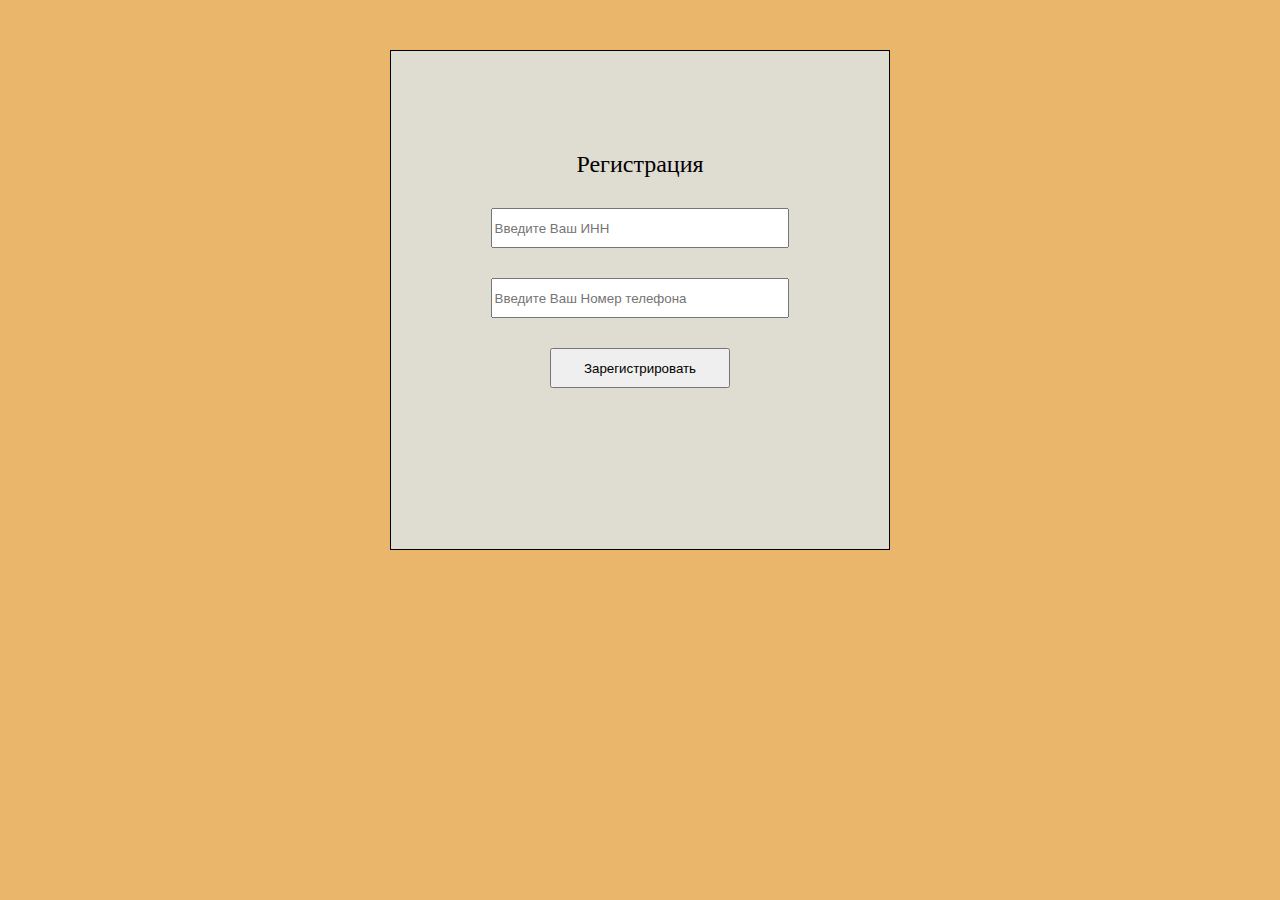
<file: HomeWork_1/MainHomeWork/index.html>
<!DOCTYPE html>
<html lang="en">
<head>
    <meta charset="UTF-8">
    <meta http-equiv="X-UA-Compatible" content="IE=edge">
    <meta name="viewport" content="width=device-width, initial-scale=1.0">
    <link rel="stylesheet" href="style.css">
    <title>HomeWork_1</title>
</head>
<body>
    <div class="registerForm">
        <label for="">Регистрация</label>
        <input type="text" class="innType" placeholder="Введите Ваш ИНН">
        <span id="notificationInn"></span>
        <input type="text" class="numberType" placeholder="Введите Ваш Номер телефона">
        <span id="notificationNum"></span>
        <button class="submitReg">Зарегистрировать</button>  
    </div>
    <script src="script.js"></script>
</body>
</html>
</file>
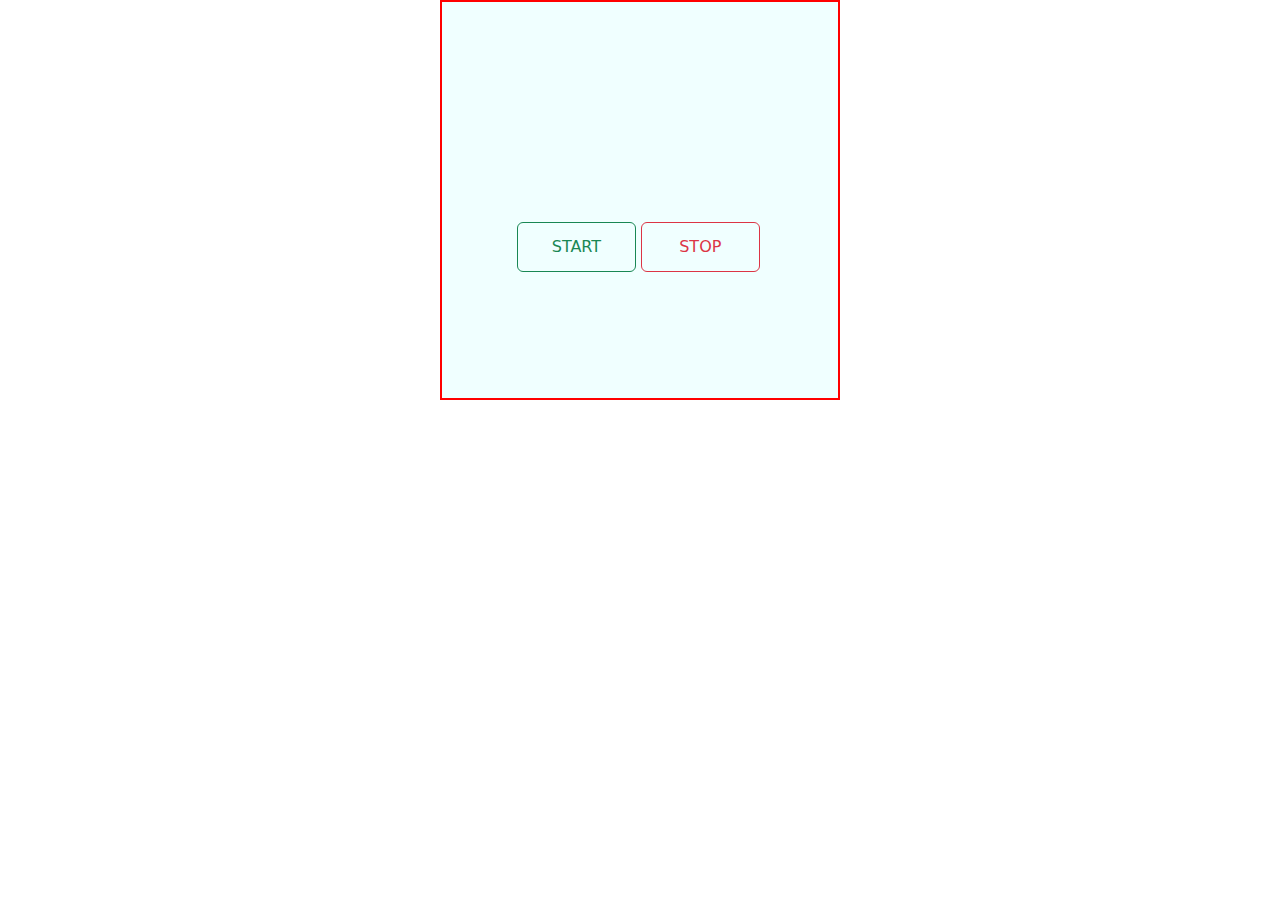
<file: HomeWork_2/HW_2/index.html>
<!DOCTYPE html>
<html lang="en">
<head>
    <meta charset="UTF-8">
    <meta http-equiv="X-UA-Compatible" content="IE=edge">
    <meta name="viewport" content="width=device-width, initial-scale=1.0">
    <link rel="stylesheet" href="style.css">
    <link rel="stylesheet" href="https://cdn.jsdelivr.net/npm/bootstrap@5.2.2/dist/css/bootstrap.min.css">
    <title>Document</title>
</head>
<body>
    <div class="main">
        <div id="result"></div>
        <button class=" start btn btn-outline-success">START</button>
        <button class=" stop btn btn-outline-danger">STOP</button>
    </div>
    

    <script src="script.js"></script>
</body>
</html>
</file>
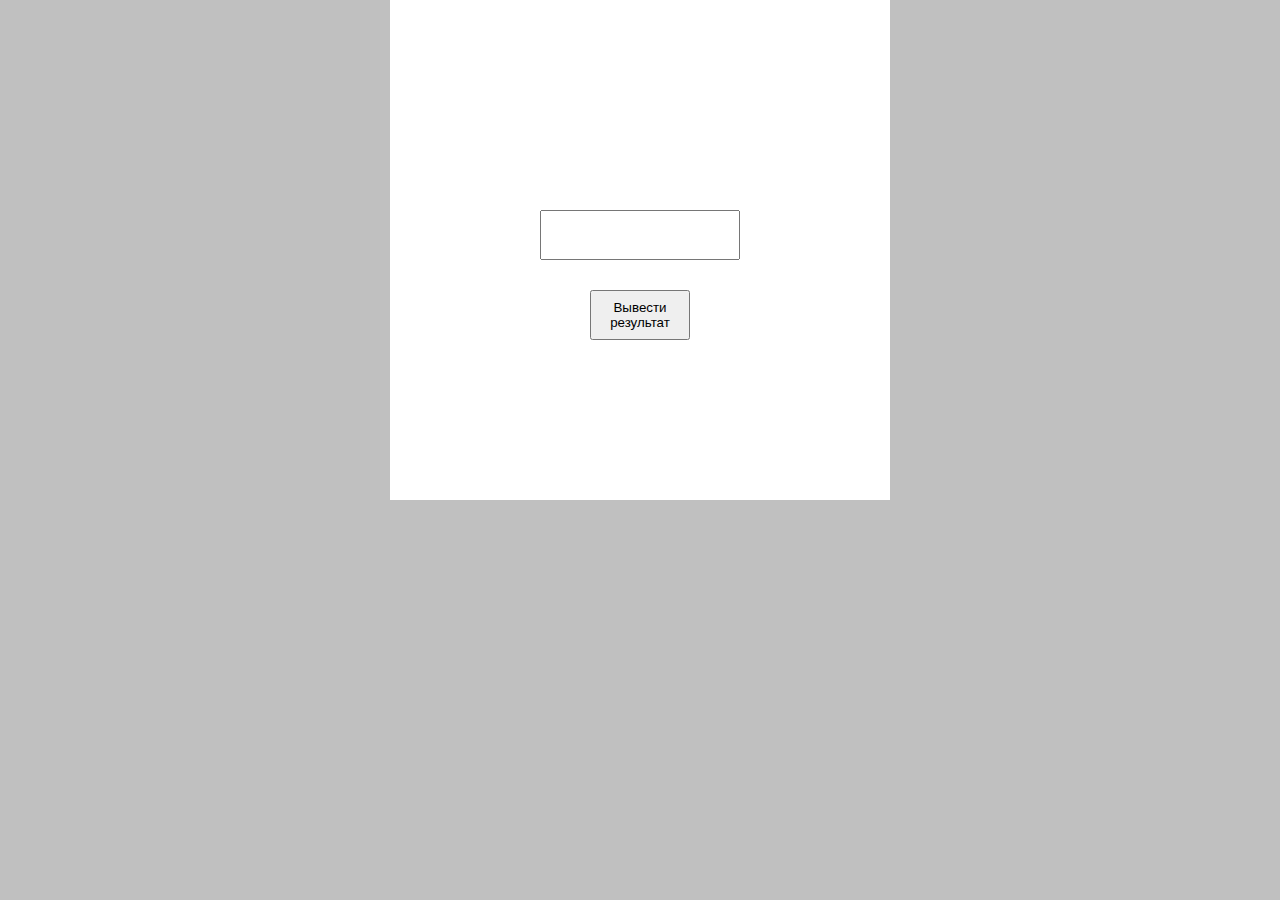
<file: HomeWork_2/HW_3/index.html>
<!DOCTYPE html>
<html lang="en">
<head>
    <meta charset="UTF-8">
    <meta http-equiv="X-UA-Compatible" content="IE=edge">
    <meta name="viewport" content="width=device-width, initial-scale=1.0">
    <link rel="stylesheet" href="style.css">
    <title>Document</title>
</head>
<body>
    <div class="block">
        <span class="result"></span>
        <input type="text" id="number">
        <button class="submit">Вывести результат</button>
        
    </div>
    <script src="script.js"></script>
</body>
</html>
</file>
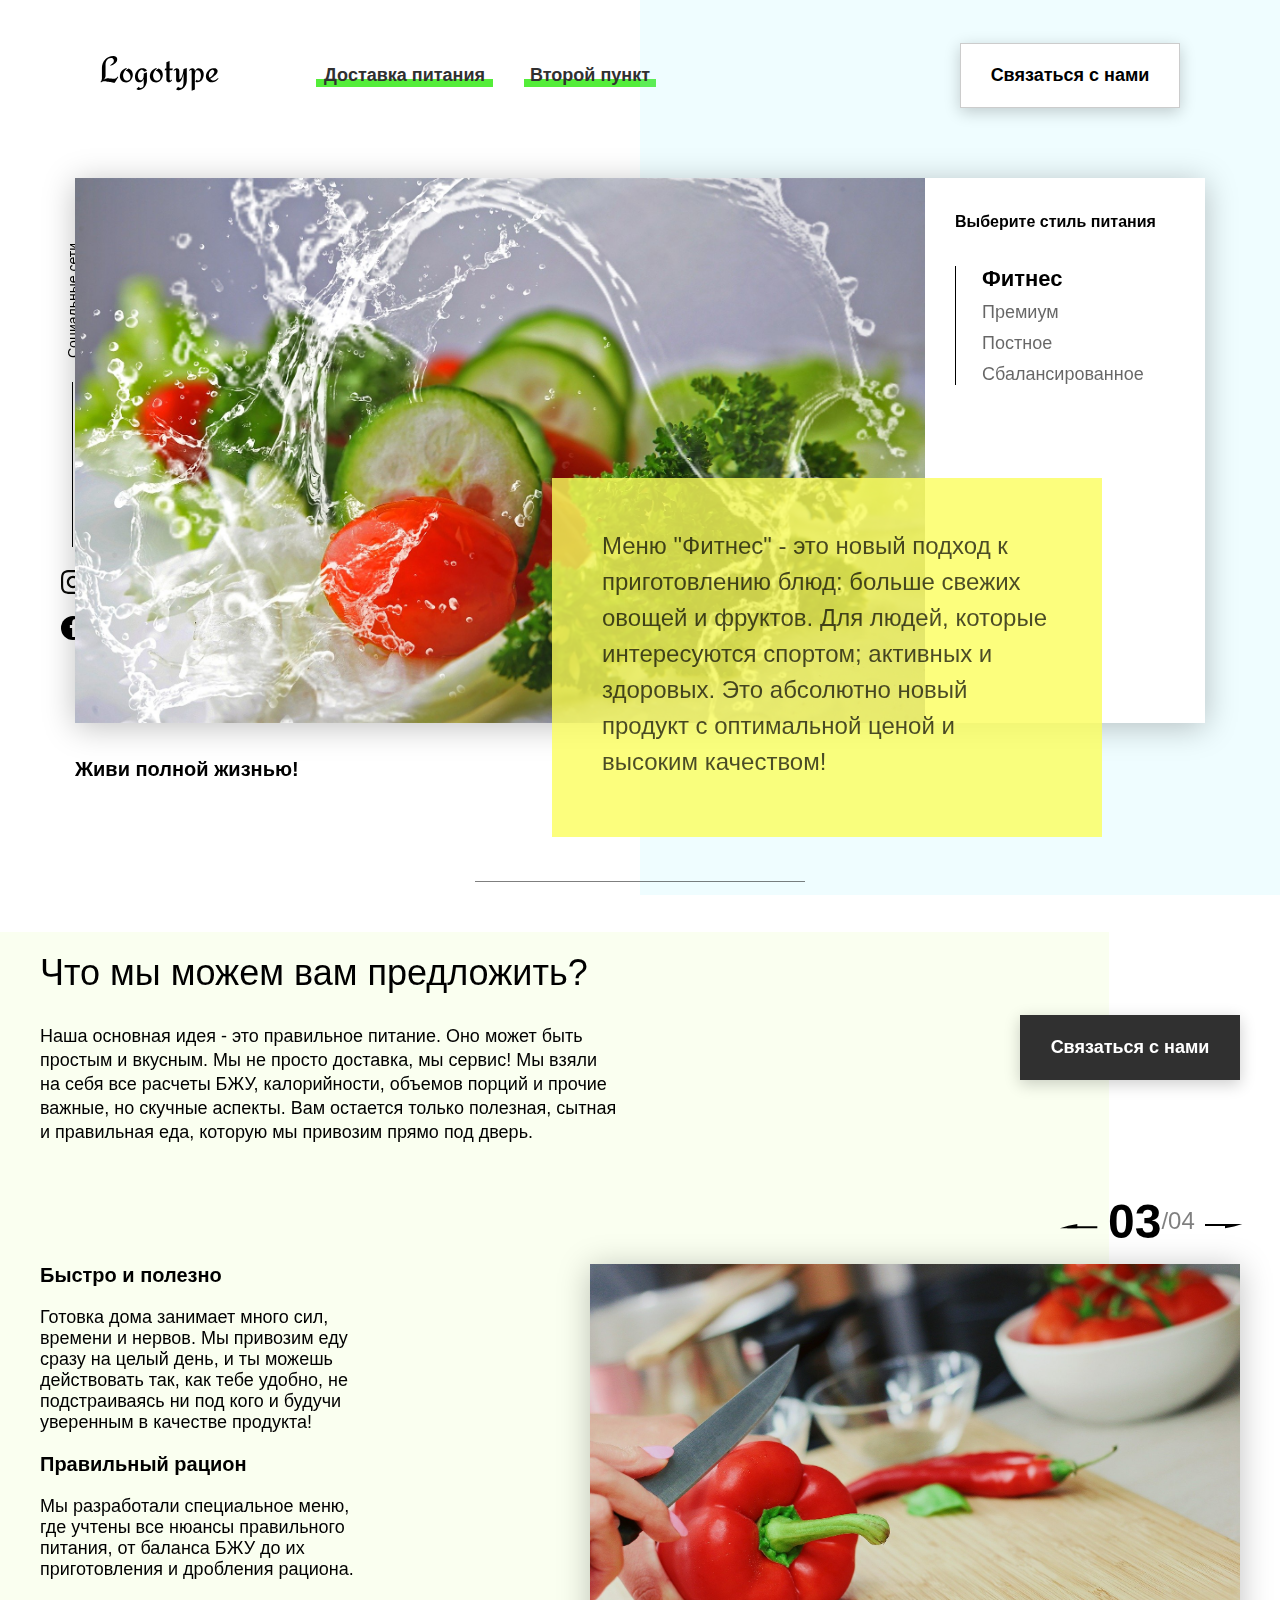
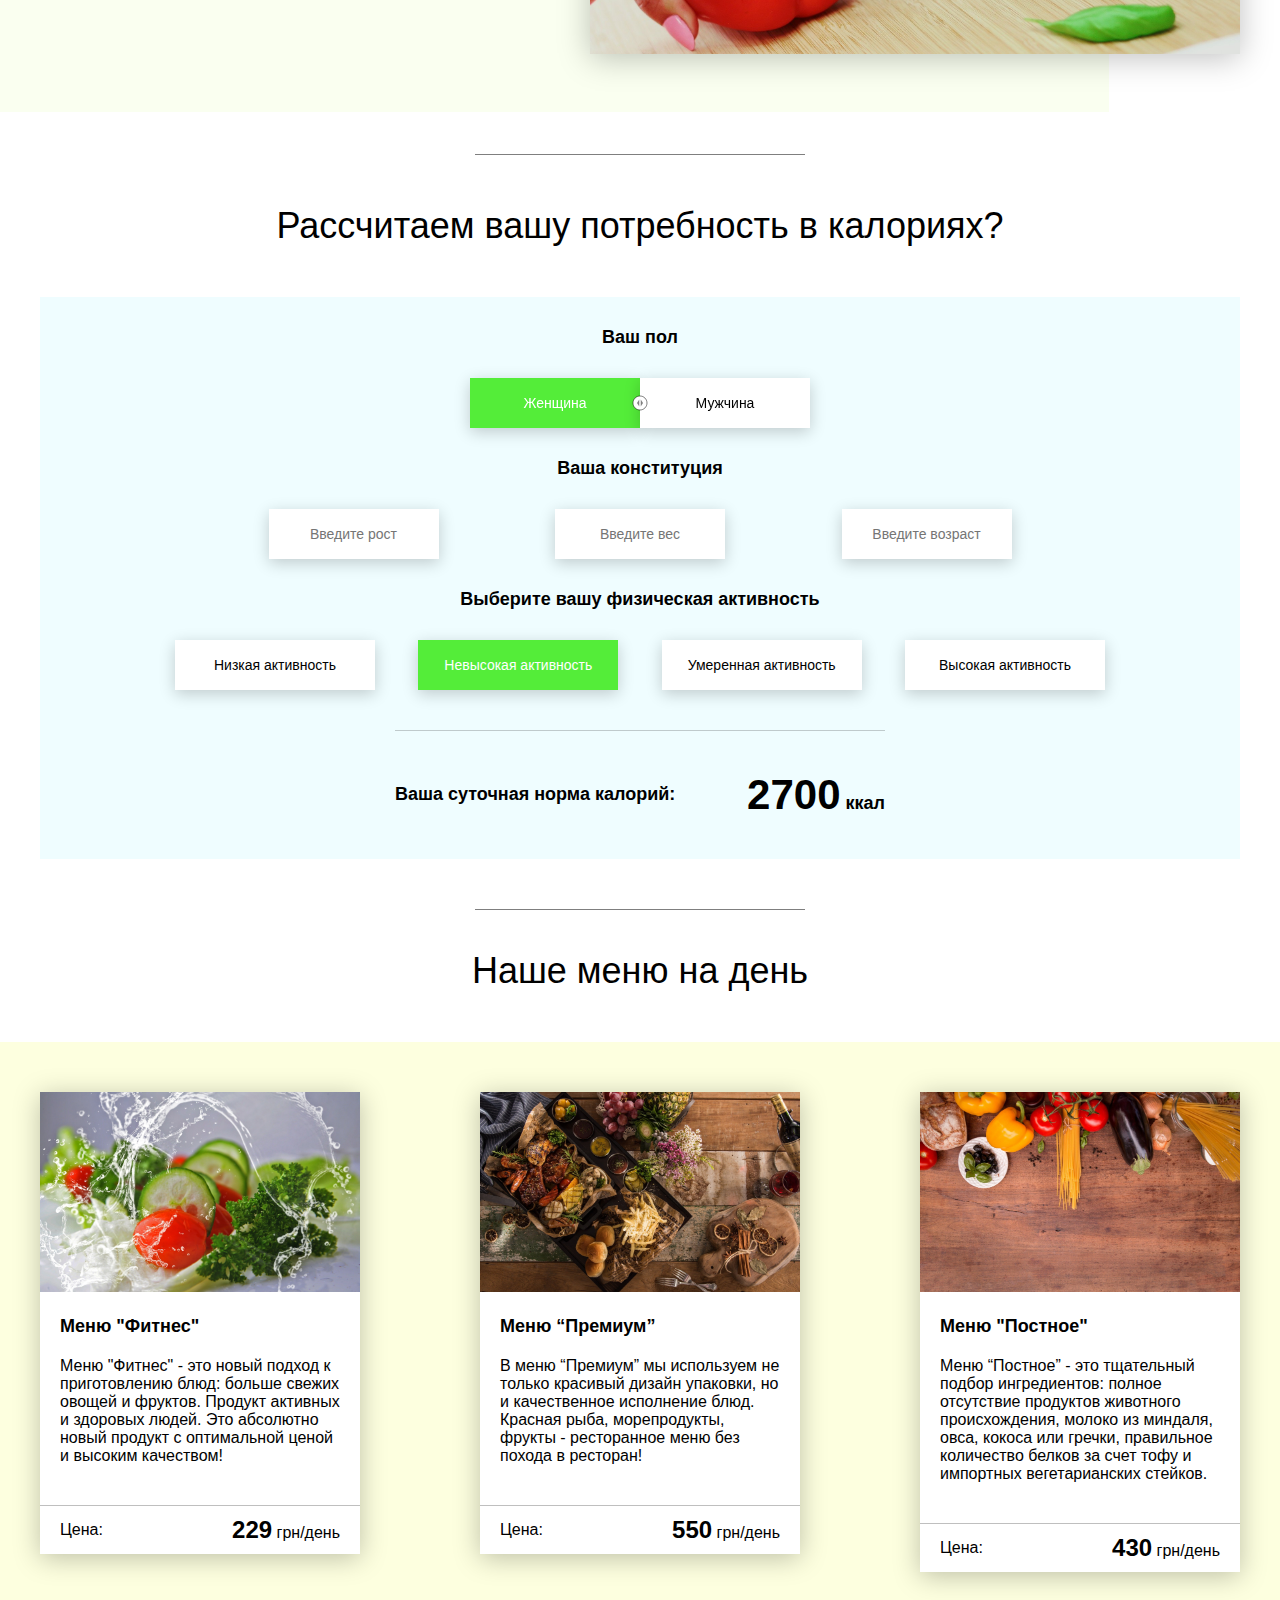
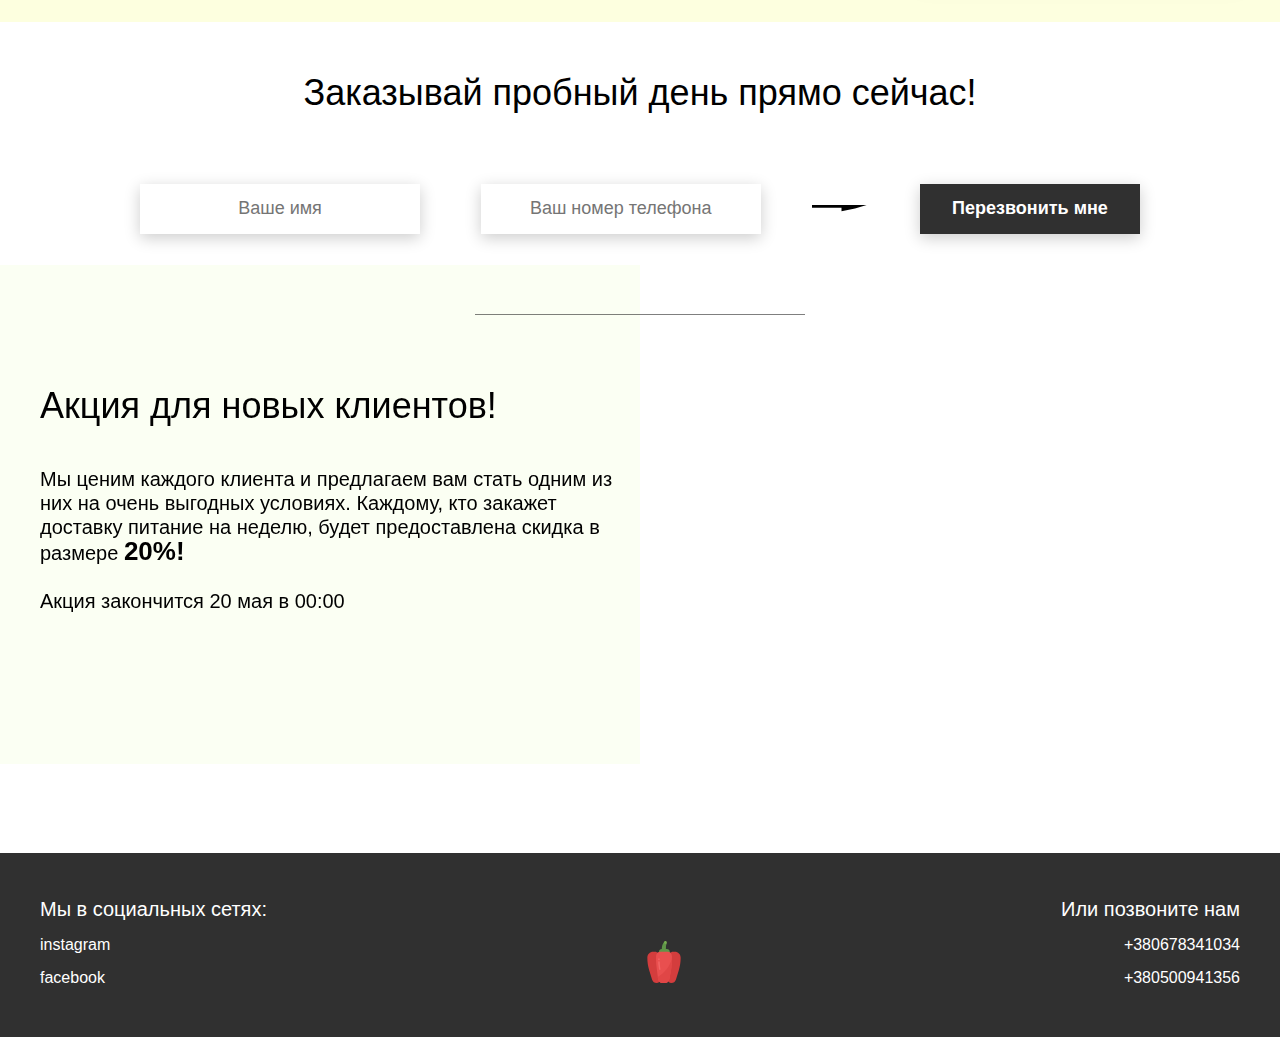
<file: HomeWork_3/Food/index.html>
<!DOCTYPE html>
<html lang="en">
<head>
    <meta charset="UTF-8">
    <meta name="viewport" content="width=device-width, initial-scale=1.0">
    <title>Food</title>
    <link rel="stylesheet" href="css/style.css">
</head>
<body>
    <header class="header">
        <div class="header__left-block">
            <div class="header__logo">
                <img src="icons/logo.svg" alt="Логотип">
            </div>
            <nav class="header__links">
                <a href="#" class="header__link">Доставка питания</a>
                <a href="#" class="header__link">Второй пункт</a>
            </nav>
        </div>
        <div class="header__right-block">
            <button id="open"  class="btn btn_white">Связаться с нами</button>
        </div>
    </header>
    <div class="sidepanel">
        <div class="sidepanel__text"><span>Социальные сети</span></div>
        <div class="sidepanel__divider"></div>
        <a href="#" class="sidepanel__icon">
            <img src="icons/instagram.svg" alt="instagram">
        </a>
        <a href="#" class="sidepanel__icon">
            <img src="icons/facebook.svg" alt="facebook">
        </a>
    </div>

    <div class="preview">
        <div class="bgc_blue"></div>
        <div class="container">
            <div class="tabcontainer">
                <div class="tabcontent">
                    <img src="img/tabs/vegy.jpg" alt="vegy">
                    <div class="tabcontent__descr">
                        Меню "Фитнес" - это новый подход к приготовлению блюд: больше свежих овощей и фруктов. Для людей, которые интересуются спортом; активных и здоровых. Это абсолютно новый продукт с оптимальной ценой и высоким качеством!
                    </div>
                </div>
              <div class="tabcontent">
                    <img src="img/tabs/elite.jpg" alt="elite">
                    <div class="tabcontent__descr">
                       Меню “Премиум” - мы используем не только красивый дизайн упаковки, но и качественное исполнение блюд. Красная рыба, морепродукты, фрукты - ресторанное меню без похода в ресторан!
                    </div>
               </div>
                <div class="tabcontent">
                   <img src="img/tabs/post.jpg" alt="post">
                    <div class="tabcontent__descr">
                        Наше специальное “Постное меню” - это тщательный подбор ингредиентов: полное отсутствие продуктов животного происхождения. Полная гармония с собой и природой в каждом элементе! Все будет Ом!
                    </div>
               </div>
              <div class="tabcontent">
                    <img src="img/tabs/hamburger.jpg" alt="vegy">
                    <div class="tabcontent__descr">
                        Меню "Сбалансированное" - это соответствие вашего рациона всем научным рекомендациям. Мы тщательно просчитываем вашу потребность в к/б/ж/у и создаем лучшие блюда для вас.-->
                    </div>
                </div> 
                <div class="tabheader">
                    <h3>Выберите стиль питания</h3>
                    <div class="tabheader__items">
                        <div class="tabheader__item tabheader__item_active">Фитнес</div>
                        <div class="tabheader__item">Премиум</div>
                        <div class="tabheader__item">Постное</div>
                        <div class="tabheader__item">Сбалансированное</div>
                    </div>
                </div>
            </div>
            <div class="preview__life">Живи полной жизнью!</div>
        </div>
    </div>

    <div class="divider"></div>

    <div class="offer">
        <div class="bgc_y"></div>
        <div class="container">
            <div class="offer__text">
                <h2 class="title">Что мы можем вам предложить?</h2>
                <div class="offer__descr">
                    Наша основная идея - это правильное питание. Оно может быть простым и вкусным. Мы не просто доставка, мы сервис! Мы взяли на себя все расчеты БЖУ, калорийности, объемов порций и прочие важные, но скучные аспекты. Вам остается только полезная, сытная и правильная еда, которую мы привозим прямо под дверь.
                </div>
            </div>
            <div class="offer__action">
                <button class="btn btn_dark">Связаться с нами</button>
            </div>
        </div>
        <div class="container">
            <div class="offer__advantages">
                <h2>Быстро и полезно</h2>
                <div class="offer__advantages-text">
                    Готовка дома занимает много сил, времени и нервов. Мы привозим еду сразу на целый день, и ты можешь действовать так, как тебе удобно, не подстраиваясь ни под кого и будучи уверенным в качестве продукта!
                </div>
                <h2>Правильный рацион</h2>
                <div class="offer__advantages-text">
                    Мы разработали специальное меню, где учтены все нюансы правильного питания, от баланса БЖУ до их приготовления и дробления рациона.
                </div>
            </div>
            <div class="offer__slider">
                <div class="offer__slider-counter">
                    <div class="offer__slider-prev">
                        <img src="icons/left.svg" alt="prev">
                    </div>
                    <span id="current">03</span>
                    /
                    <span id="total">04</span>
                    <div class="offer__slider-next">
                        <img src="icons/right.svg" alt="next">
                    </div>
                </div>
                <div class="offer__slider-wrapper">
                    <div class="offer__slide">
                        <img src="img/slider/pepper.jpg" alt="pepper">
                    </div>
                    <!-- <div class="offer__slide">
                        <img src="img/slider/food-12.jpg" alt="food">
                    </div>
                    <div class="offer__slide">
                        <img src="img/slider/olive-oil.jpg" alt="oil">
                    </div>
                    <div class="offer__slide">
                        <img src="img/slider/paprika.jpg" alt="paprika">
                    </div> -->
                </div>
            </div>
        </div>
    </div>

    <div class="divider"></div>

    <div class="calculating">
        <div class="container">
            <h2 class="title">Рассчитаем вашу потребность в калориях?
            </h2>
            <div class="calculating__field">
                <div class="calculating__subtitle">
                    Ваш пол
                </div>
                <div class="calculating__choose" id="gender">
                    <div class="calculating__choose-item calculating__choose-item_active">Женщина</div>
                    <div class="calculating__choose-item">Мужчина</div>
                </div>

                <div class="calculating__subtitle">
                    Ваша конституция
                </div>
                <div class="calculating__choose calculating__choose_medium">
                    <input type="text" id="height" placeholder="Введите рост" class="calculating__choose-item">
                    <input type="text" id="weight" placeholder="Введите вес"  class="calculating__choose-item">
                    <input type="text" id="age" placeholder="Введите возраст" class="calculating__choose-item">
                </div>

                <div class="calculating__subtitle">
                    Выберите вашу физическая активность
                </div>
                <div class="calculating__choose calculating__choose_big">
                    <div id="low" class="calculating__choose-item">Низкая активность </div>
                    <div id="small"  class="calculating__choose-item calculating__choose-item_active">Невысокая активность</div>
                    <div id="medium" class="calculating__choose-item">Умеренная активность</div>
                    <div id="high" class="calculating__choose-item">Высокая активность</div>
                </div>

                <div class="calculating__divider"></div>

                <div class="calculating__total">
                    <div class="calculating__subtitle">
                        Ваша суточная норма калорий:
                    </div>
                    <div class="calculating__result">
                        <span>2700</span> ккал
                    </div>
                </div>
            </div>
        </div>
    </div>

    <div class="divider"></div>

    <div class="menu">
        <h2 class="title">Наше меню на день</h2>

        <div class="menu__field">
            <div class="container">
                <div class="menu__item">
                    <img src="img/tabs/vegy.jpg" alt="vegy">
                    <h3 class="menu__item-subtitle">Меню "Фитнес"</h3>
                    <div class="menu__item-descr">Меню "Фитнес" - это новый подход к приготовлению блюд: больше свежих овощей и фруктов. Продукт активных и здоровых людей. Это абсолютно новый продукт с оптимальной ценой и высоким качеством!</div>
                    <div class="menu__item-divider"></div>
                    <div class="menu__item-price">
                        <div class="menu__item-cost">Цена:</div>
                        <div class="menu__item-total"><span>229</span> грн/день</div>
                    </div>
                </div>
                <div class="menu__item">
                    <img src="img/tabs/elite.jpg" alt="elite">
                    <h3 class="menu__item-subtitle">Меню “Премиум”</h3>
                    <div class="menu__item-descr">В меню “Премиум” мы используем не только красивый дизайн упаковки, но и качественное исполнение блюд. Красная рыба, морепродукты, фрукты - ресторанное меню без похода в ресторан!</div>
                    <div class="menu__item-divider"></div>
                    <div class="menu__item-price">
                        <div class="menu__item-cost">Цена:</div>
                        <div class="menu__item-total"><span>550</span> грн/день</div>
                    </div>
                </div>
                <div class="menu__item">
                    <img src="img/tabs/post.jpg" alt="post">
                    <h3 class="menu__item-subtitle">Меню "Постное"</h3>
                    <div class="menu__item-descr">Меню “Постное” - это тщательный подбор ингредиентов: полное отсутствие продуктов животного происхождения, молоко из миндаля, овса, кокоса или гречки, правильное количество белков за счет тофу и импортных вегетарианских стейков. </div>
                    <div class="menu__item-divider"></div>
                    <div class="menu__item-price">
                        <div class="menu__item-cost">Цена:</div>
                        <div class="menu__item-total"><span>430</span> грн/день</div>
                    </div>
                </div>
            </div>
        </div>
    </div>

    <div class="order">
        <div class="container">
            <div class="title">Заказывай пробный день прямо сейчас!</div>
            <form action="#" class="order__form">
                <input required placeholder="Ваше имя" name="name" type="text" class="order__input">
                <input required placeholder="Ваш номер телефона" name="phone" type="phone" class="order__input">
                <img src="icons/right.svg" alt="right">
                <button class="btn btn_dark btn_min">Перезвонить мне</button>
            </form>
        </div>
    </div>

    <div class="divider"></div>

    <div class="promotion">
        <div class="bgc_y"></div>
        <div class="container">
            <div class="promotion__text">
                <div class="title">Акция для новых клиентов!</div>
                <div class="promotion__descr">
                    Мы ценим каждого клиента и предлагаем вам стать одним из них на очень выгодных условиях. 
                    Каждому, кто закажет доставку питание на неделю, будет предоставлена скидка в размере <span>20%!</span>
                    <br><br>
                    Акция закончится 20 мая в 00:00
                </div>
            </div>
        </div>
    </div>

    <footer class="footer">
        <div class="container">
            <div class="social">
                <div class="subtitle">Мы в социальных сетях:</div>
                <a href="#" class="link">instagram</a>
                <a href="#" class="link">facebook</a>
            </div>
            <div class="pepper">
                <img src="icons/veg.svg" alt="pepper">
            </div>
            <div class="call">
                <div class="subtitle">Или позвоните нам</div>
                <a href="#" class="link">+380678341034</a>
                <a href="#" class="link">+380500941356</a>
            </div>
        </div>
    </footer>

    <div class="modal">
        <div class="modal__dialog">
            <div class="modal__content">
                <form action="#">
                    <div class="modal__close">&times;</div>
                    <div class="modal__title">Мы свяжемся с вами как можно быстрее!</div>
                    <input required placeholder="Ваше имя" name="name" type="text" class="modal__input">
                    <input required placeholder="Ваш номер телефона" name="phone" type="phone" class="modal__input">
                    <button class="btn btn_dark btn_min">Перезвонить мне</button>
                </form>
            </div>
        </div>
    </div>

    <script src="js/script.js"></script>
</body>
</html>
</file>
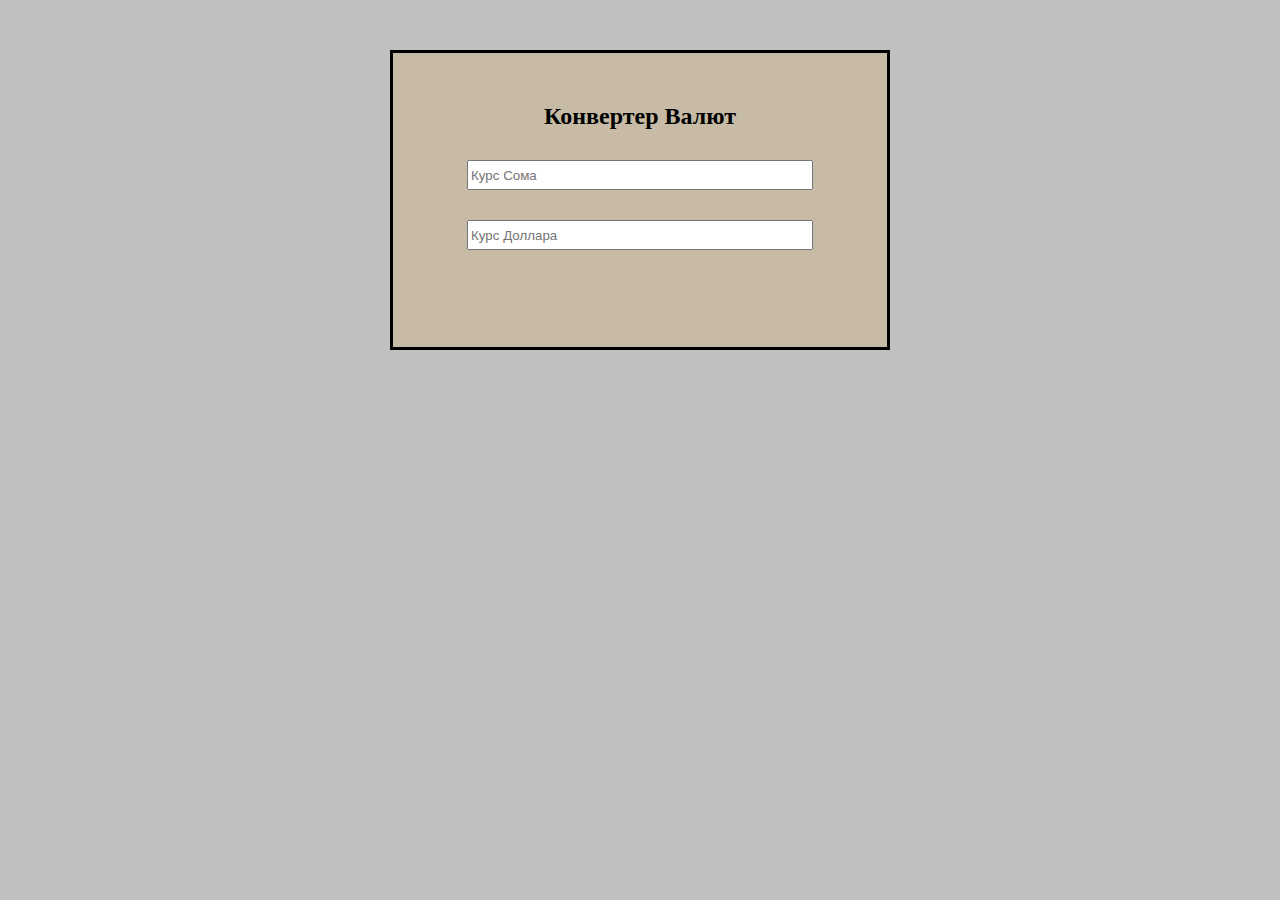
<file: HomeWork_4/Main/index.html>
<!DOCTYPE html>
<html lang="en">
<head>
    <meta charset="UTF-8">
    <meta http-equiv="X-UA-Compatible" content="IE=edge">
    <meta name="viewport" content="width=device-width, initial-scale=1.0">
    <link rel="stylesheet" href="style.css">
    <title>Document</title>
</head>
<body>

    <div class="main_block">
        <h2>Конвертер Валют</h2>
        <input type="text" id="som" placeholder="Курс Сома">
        <input type="text" id="dollar"placeholder="Курс Доллара">
       
    </div>

    <script src="script.js"></script>
</body>
</html>
</file>
<file: HomeWork_1/MainHomeWork/style.css>
*{
    margin: 0 auto;
    padding: 0 auto;
    box-sizing: border-box;
}

body{
    background-color: rgb(233, 182, 107);
}

.registerForm{
    background-color: rgb(223, 220, 210);
    width: 500px;
    height: 500px;
    border: 1px solid black;
    margin-top: 50px;
    display: flex;
    flex-direction: column;
}

.registerForm label{
    font-size: x-large;
    margin-top: 100px;
}
.registerForm .innType{
    width: 60%;
    margin-top: 30px;
    height: 40px;
}
.registerForm .numberType{
    width: 60%;
    margin-top: 30px;
    height: 40px;
}

.registerForm .submitReg{
    margin-top: 30px;
    width: 180px;
    height: 40px;
}
.registerForm #notificationInn{
    font-size: 30px;
}
.registerForm #notificationNum{
    font-size: 30px;
}
</file>
<file: HomeWork_2/HW_2/style.css>
*{
    margin: 0 auto;
    padding: 0 auto;
    box-sizing: border-box;
}

body{
    background-color: silver;
}
.main{
    width: 400px;
    height: 400px;
    background-color: azure;
    border: 2px solid red;
}
.main #result{
    width: 50px;
    height: 50px;
    color: black;
    margin-top: 50px;
    font-size: 70px
}
.main .start{
    width: 30%;
    height: 50px;
    margin-left: 75px;
    margin-top: 120px;
}
.main .stop{
    width: 30%;
    height: 50px;
    margin-top: 120px;
}
</file>
<file: HomeWork_2/HW_3/style.css>
*{
    margin: 0 auto;
    padding: 0 auto;
    box-sizing: border-box;
}

body{
    background-color: silver;
}

.block{
    width: 500px;
    height: 500px;
    background-color: white;
    display: flex;
    flex-direction: column;
    justify-content: center;
}
.block input{
    width: 200px;
    height: 50px;
}
.block .submit{
    width: 100px;
    height: 50px;
    margin-top: 30px;
}
.block .submit{
    width: 100px;
    height: 50px;
    margin-top: 30px;
}
.block .result{
    width: 100%;
    margin-bottom: 50px;
    font-size: 100px;
    text-align: center;

}
</file>
<file: HomeWork_3/Food/css/style.css>
* {
    box-sizing: border-box;
    margin: 0;
    padding: 0;
    font-family: Roboto, sans-serif;
}

a {
    text-decoration: none;
}

.btn {
    width: 220px;
    height: 65px;
    display: flex;
    justify-content: center;
    align-items: center;
    background-color: #fff;
    font-size: 18px;
    font-weight: 700;
    border: 1px solid rgba(0, 0, 0, 0.2);
    box-shadow: 0 4px 15px rgba(0, 0, 0, 0.2);
    cursor: pointer;
    transition: 0.3s all;
    outline: 0;
}

.btn_white {
    background-color: #fff;
}

.btn_dark {
    background-color: #303030;
    color: #fff;
    border: none;
}

.btn_min {
    height: 50px;
}

.btn:hover {
    box-shadow: 0 4px 30px rgba(0, 0, 0, 0.3);
}

.container {
    max-width: 1200px;
    margin: 0 auto;
}

.divider {
    width: 330px;
    height: 1px;
    margin: 0 auto;
    background-color: rgba(0, 0, 0, 0.5);
}

.title {
    font-size: 36px;
    font-weight: 400;
}

.header {
    display: flex;
    justify-content: space-between;
    align-items: center;
    height: 150px;
    padding: 0 100px;
}

.header__left-block {
    display: flex;
    justify-content: space-between;
    min-width: 550px;
}

.header__logo {
    max-width: 170px;
}

.header__logo img {
    width: 100%;
}

.header__links {
    display: flex;
    align-items: center;
}

.header__link {
    position: relative;
    margin-right: 45px;
    font-weight: 700;
    font-size: 18px;
    color: #303030;
}

.header__link:after {
    content: "";
    position: absolute;
    display: block;
    width: 110%;
    left: -5%;
    bottom: -1px;
    z-index: -1;
    height: 8px;
    background: #54ed39;
}

.header__link:last-child {
    margin-right: 0;
}

.sidepanel {
    position: fixed;
    left: 60px;
    top: 240px;
    height: 400px;
    width: 25px;
    display: flex;
    flex-direction: column;
    justify-content: space-between;
    align-items: center;
}

.sidepanel__text {
    width: 120px;
    height: 120px;
    font-size: 14px;
}

.sidepanel__text span {
    display: flex;
    transform: rotate(-90deg) translateX(-50px);
}

.sidepanel__divider {
    width: 1px;
    height: 165px;
    background-color: #000;
}

.sidepanel__icon {
    width: 24px;
    height: 24px;
}

.sidepanel__icon img {
    width: 100%;
}

.preview {
    padding: 28px 0 100px 0;
    position: relative;
}

.preview__life {
    font-weight: 700;
    font-size: 20px;
    margin-left: 35px;
    margin-top: 35px;
}

.bgc_blue {
    position: absolute;
    right: 0;
    top: -155px;
    width: 50vw;
    height: 900px;
    background: rgba(146, 242, 255, 0.15);
    z-index: -1;
}

.tabcontainer {
    display: flex;
    width: 1130px;
    margin: 0 auto;
    box-shadow: 0 4px 30px rgba(0, 0, 0, 0.25);
}

.tabcontent {
    width: 850px;
    position: relative;
}

.tabcontent img {
    width: 100%;
    height: 100%;
    object-fit: cover;
}

.tabcontent__descr {
    position: absolute;
    top: 300px;
    right: -177px;
    width: 550px;
    height: 359px;
    background: rgba(251, 254, 93, 0.8);
    padding: 50px;
    font-size: 24px;
    font-weight: 300;
    line-height: 36px;
    color: rgba(0, 0, 0, 0.7);
}

.tabheader {
    width: 280px;
    padding: 35px 30px;
    background-color: #fff;
}

.tabheader h3 {
    font-weight: 700;
    font-size: 16px;
}

.tabheader__items {
    margin-top: 35px;
    padding-left: 26px;
    border-left: 1px solid #000;
}

.tabheader__item {
    font-weight: 700;
    font-size: 18px;
    font-weight: 300;
    margin-top: 10px;
    color: rgba(0, 0, 0, 0.6);
    cursor: pointer;
    transition: 0.3s all;
}

.tabheader__item_active {
    color: #000;
    font-size: 22px;
    font-weight: 700;
}

.offer {
    padding: 70px 0 100px 0;
    position: relative;
}

.offer .container {
    display: flex;
    justify-content: space-between;
}

.offer .bgc_y {
    position: absolute;
    width: 1109px;
    height: 780px;
    background: rgba(243, 255, 222, 0.45);
    z-index: -1;
    top: 50px;
}

.offer__text {
    width: 580px;
}

.offer__descr {
    font-size: 18px;
    margin-top: 30px;
    font-weight: 300;
    line-height: 24px;
}

.offer__action {
    display: flex;
    align-items: center;
    justify-content: flex-end;
}

.offer__advantages {
    width: 330px;
    margin-top: 50px;
}

.offer__advantages h2 {
    font-weight: 700;
    font-size: 20px;
    margin-top: 20px;
}

.offer__advantages h2:first-child {
    margin-top: 70px;
}

.offer__advantages-text {
    margin-top: 20px;
    font-size: 18px;
    font-weight: 300;
    line-height: 21px;
}

.offer__slider {
    width: 650px;
    margin-top: 50px;
    display: flex;
    flex-direction: column;
    align-items: flex-end;
}

.offer__slider-counter {
    display: flex;
    width: 180px;
    align-items: center;
    font-size: 24px;
    color: rgba(0, 0, 0, 0.5);
}

.offer__slider-wrapper {
    width: 100%;
    margin-top: 15px;
    box-shadow: 0 4px 30px rgba(0, 0, 0, 0.25);
}

.offer__slider-prev {
    margin-right: 10px;
    cursor: pointer;
}

.offer__slider-next {
    margin-left: 10px;
    cursor: pointer;
}

.offer__slider #current {
    font-size: 48px;
    font-weight: 700;
    color: #000;
}

.offer__slide {
    width: 100%;
    height: 390px;
}

.offer__slide img {
    width: 100%;
    height: 100%;
    object-fit: cover;
}

.calculating {
    padding: 50px 0;
}

.calculating .title {
    text-align: center;
}

.calculating__field {
    width: 100%;
    margin-top: 50px;
    background: rgba(146, 242, 255, 0.15);
    padding: 30px 0 40px 0;
}

.calculating__subtitle {
    text-align: center;
    font-size: 18px;
    font-weight: 700;
    margin-top: 30px;
}

.calculating__subtitle:first-child {
    margin-top: 0;
}

.calculating #gender:after {
    content: "";
    position: absolute;
    top: 50%;
    transform: translateY(-50%);
    display: block;
    width: 16px;
    height: 16px;
    background: url(../icons/switch.svg) center center/cover no-repeat;
}

.calculating__choose {
    position: relative;
    display: flex;
    margin-top: 30px;
    justify-content: center;
}

.calculating__choose-item {
    display: flex;
    align-items: center;
    justify-content: center;
    width: 170px;
    height: 50px;
    padding: 0 10px;
    background: #fff;
    box-shadow: 0 4px 15px rgba(0, 0, 0, 0.2);
    border: none;
    text-align: center;
    font-size: 14px;
    cursor: pointer;
    outline: 0;
    transition: 0.3s all;
}

.calculating__choose-item_active {
    color: #fff;
    background-color: #54ed39;
}

.calculating__choose_medium {
    width: 743px;
    justify-content: space-between;
    margin: 30px auto 0 auto;
}

.calculating__choose_big {
    width: 930px;
    justify-content: space-between;
    margin: 30px auto 0 auto;
}

.calculating__choose_big .calculating__choose-item {
    width: 200px;
}

.calculating__divider {
    width: 490px;
    height: 1px;
    margin: 40px auto;
    background-color: rgba(0, 0, 0, 0.2);
}

.calculating__total {
    width: 490px;
    margin: 0 auto;
    display: flex;
    justify-content: space-between;
    align-items: center;
}

.calculating__result {
    font-size: 18px;
    font-weight: 700;
}

.calculating__result span {
    font-size: 42px;
}

.menu {
    padding: 40px 0 50px 0;
}

.menu .container {
    display: flex;
    justify-content: space-between;
    align-items: flex-start;
}

.menu .title {
    text-align: center;
}

.menu__field {
    margin-top: 50px;
    padding: 50px 0;
    width: 100%;
    background: rgba(249, 254, 126, 0.25);
}

.menu__item {
    width: 320px;
    min-height: 450px;
    background: #fff;
    box-shadow: 0 4px 25px rgba(0, 0, 0, 0.25);
    font-size: 16px;
    font-weight: 300;
}

.menu__item img {
    width: 100%;
    height: 200px;
    object-fit: cover;
}

.menu__item-subtitle {
    font-weight: 700;
    font-size: 18px;
    padding: 0 20px;
    margin-top: 20px;
}

.menu__item-descr {
    margin-top: 20px;
    padding: 0 20px;
}

.menu__item-divider {
    width: 100%;
    height: 1px;
    background-color: rgba(0, 0, 0, 0.25);
    margin-top: 40px;
}

.menu__item-price {
    display: flex;
    justify-content: space-between;
    align-items: center;
    padding: 10px 20px;
}

.menu__item-price span {
    font-size: 24px;
    font-weight: 700;
}

.order {
    padding-bottom: 80px;
}

.order .title {
    text-align: center;
}

.order__form {
    margin-top: 70px;
    padding: 0 100px;
    display: flex;
    justify-content: space-between;
    align-items: center;
}

.order__form img {
    transform: scale(1.5);
}

.order__input {
    width: 280px;
    height: 50px;
    background: #fff;
    box-shadow: 0 4px 15px rgba(0, 0, 0, 0.2);
    border: none;
    font-size: 18px;
    text-align: center;
    padding: 0 20px;
    outline: 0;
}

.promotion {
    padding: 70px 0 240px 0;
    position: relative;
}

.promotion .container {
    display: flex;
}

.promotion .bgc_y {
    position: absolute;
    width: 50%;
    height: 499px;
    background: rgba(243, 255, 222, 0.35);
    z-index: -1;
    top: -50px;
    left: 0;
}

.promotion__text {
    width: 50%;
}

.promotion__descr {
    margin-top: 40px;
    font-size: 20px;
    line-height: 24px;
    font-weight: 300;
}

.promotion__descr span {
    font-weight: 700;
    font-size: 26px;
}

.promotion__timer {
    width: 50%;
}

.promotion__timer .title {
    text-align: right;
}

.promotion__timer .timer {
    margin-top: 60px;
    padding-left: 95px;
    display: flex;
    justify-content: space-between;
    align-items: center;
}

.promotion__timer .timer__block {
    width: 102px;
    height: 120px;
    background: #fff;
    box-shadow: 0 4px 20px rgba(0, 0, 0, 0.25);
    font-size: 16px;
    font-weight: 300;
    text-align: center;
}

.promotion__timer .timer__block span {
    display: block;
    margin-top: 20px;
    margin-bottom: 5px;
    font-size: 56px;
    font-weight: 700;
}

.footer {
    min-height: 180px;
    background-color: #303030;
    padding: 45px 0 50px 0;
    color: #fff;
}

.footer .container {
    height: 100%;
    display: flex;
    justify-content: space-between;
    align-items: flex-end;
}

.footer .subtitle {
    font-size: 20px;
}

.footer .link {
    display: block;
    margin-top: 15px;
    font-size: 16px;
    color: #fff;
}

.footer .call {
    text-align: right;
}

.modal {
    position: fixed;
    top: 0;
    left: 0;
    z-index: 1050;
    display: none;
    width: 100%;
    height: 100%;
    overflow: hidden;
    background-color: rgba(0, 0, 0, 0.5);
}

.modal__dialog {
    max-width: 500px;
    margin: 40px auto;
}

.modal__content {
    position: relative;
    width: 100%;
    padding: 40px;
    background-color: #fff;
    border: 1px solid rgba(0, 0, 0, 0.2);
    border-radius: 4px;
    max-height: 80vh;
    overflow-y: auto;
}

.modal__close {
    position: absolute;
    top: 8px;
    right: 14px;
    font-size: 30px;
    color: #000;
    opacity: 0.5;
    font-weight: 700;
    border: none;
    background-color: transparent;
    cursor: pointer;
}

.modal__title {
    text-align: center;
    font-size: 22px;
    text-transform: uppercase;
}

.modal__input {
    display: block;
    margin: 20px auto 20px auto;
    width: 280px;
    height: 50px;
    background: #fff;
    box-shadow: 0 4px 15px rgba(0, 0, 0, 0.2);
    border: none;
    font-size: 18px;
    text-align: center;
    padding: 0 20px;
    outline: 0;
}

.modal .btn {
    display: block;
    width: 280px;
    margin: 0 auto;
}

.hide{
    display: none;
}
.show{
    display: block;
}
</file>
<file: HomeWork_4/Main/style.css>
*{
    margin: 0 auto;
    padding: 0 auto;
    box-sizing: border-box;
}

body{
    background-color: silver;
}

.main_block{
    width: 500px;
    height: 300px;
    margin-top: 50px;
    border: 3px solid black;
    background-color: rgb(199, 187, 166);
    display: flex;
    flex-direction: column;
}
.main_block h2{
    margin-top: 50px;
}
.main_block input{
    width: 70%;
    height: 30px;
    margin-top: 30px;
}
</file>
